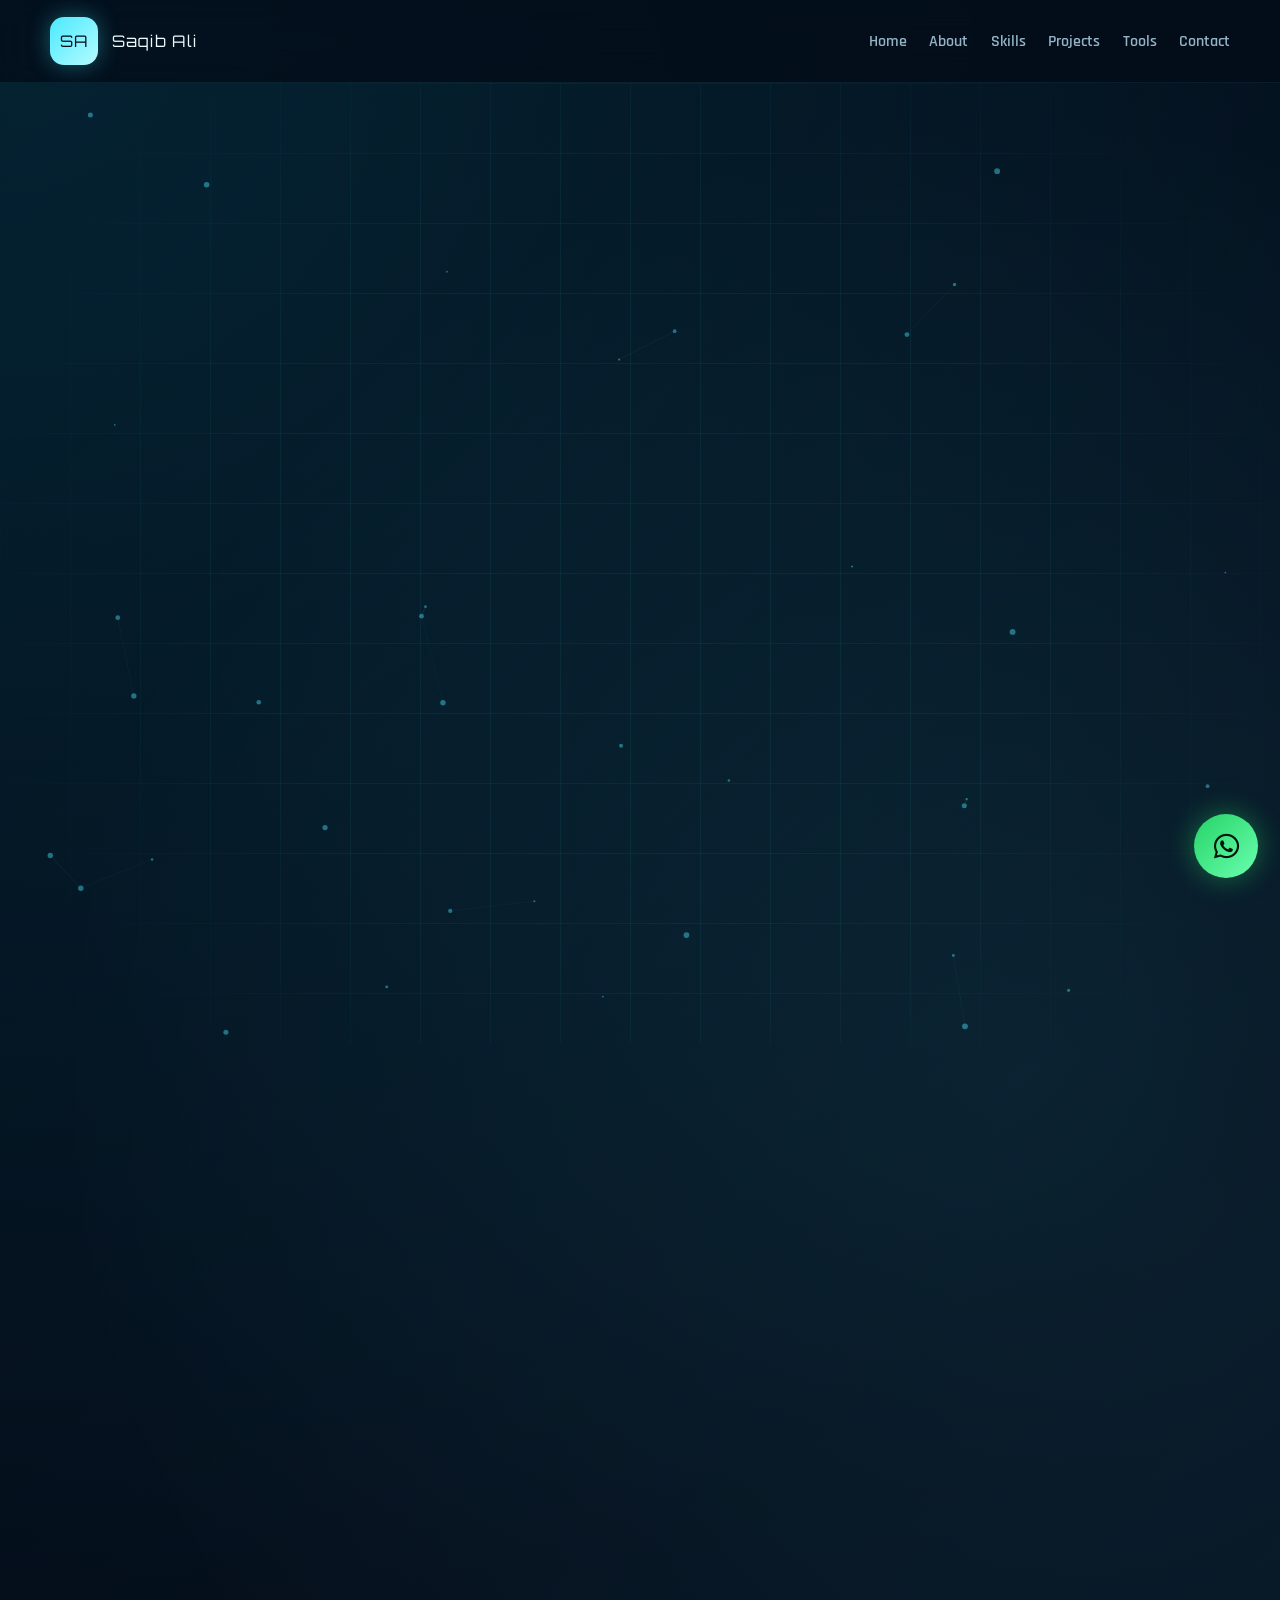
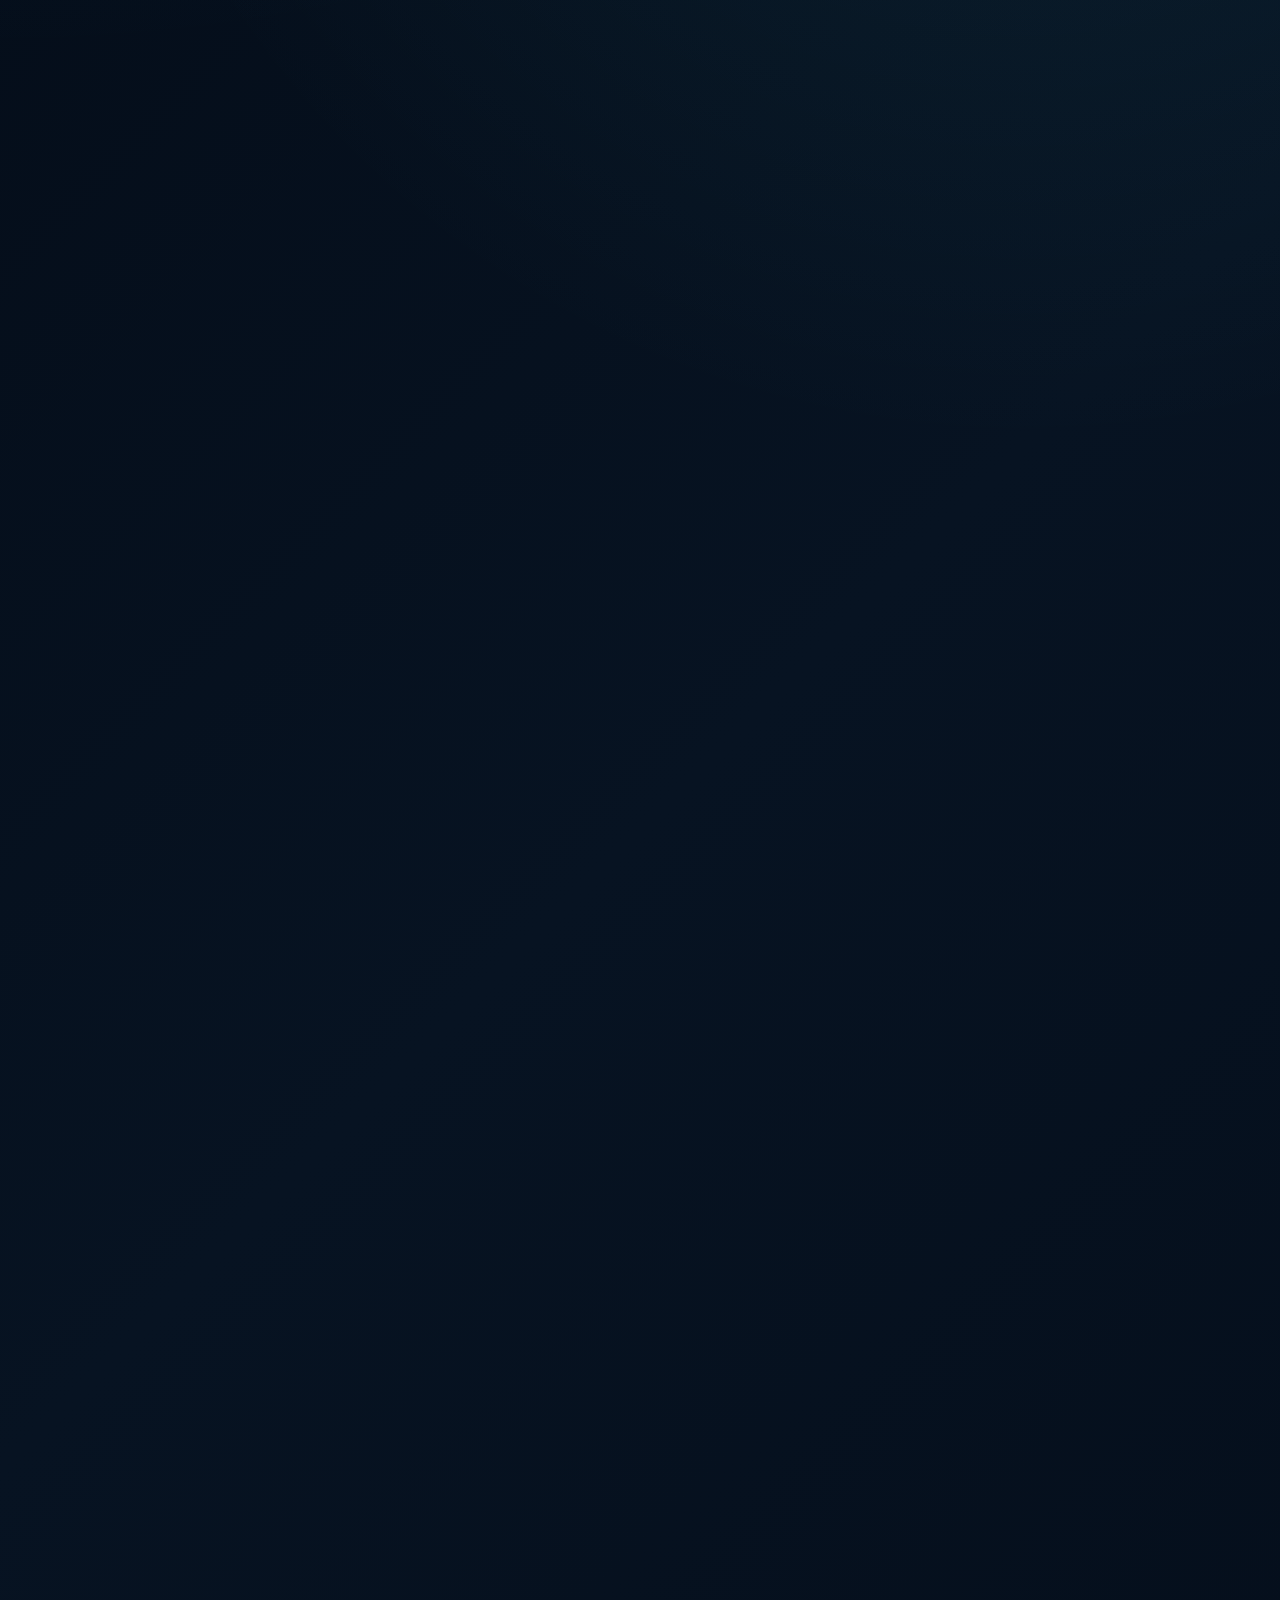
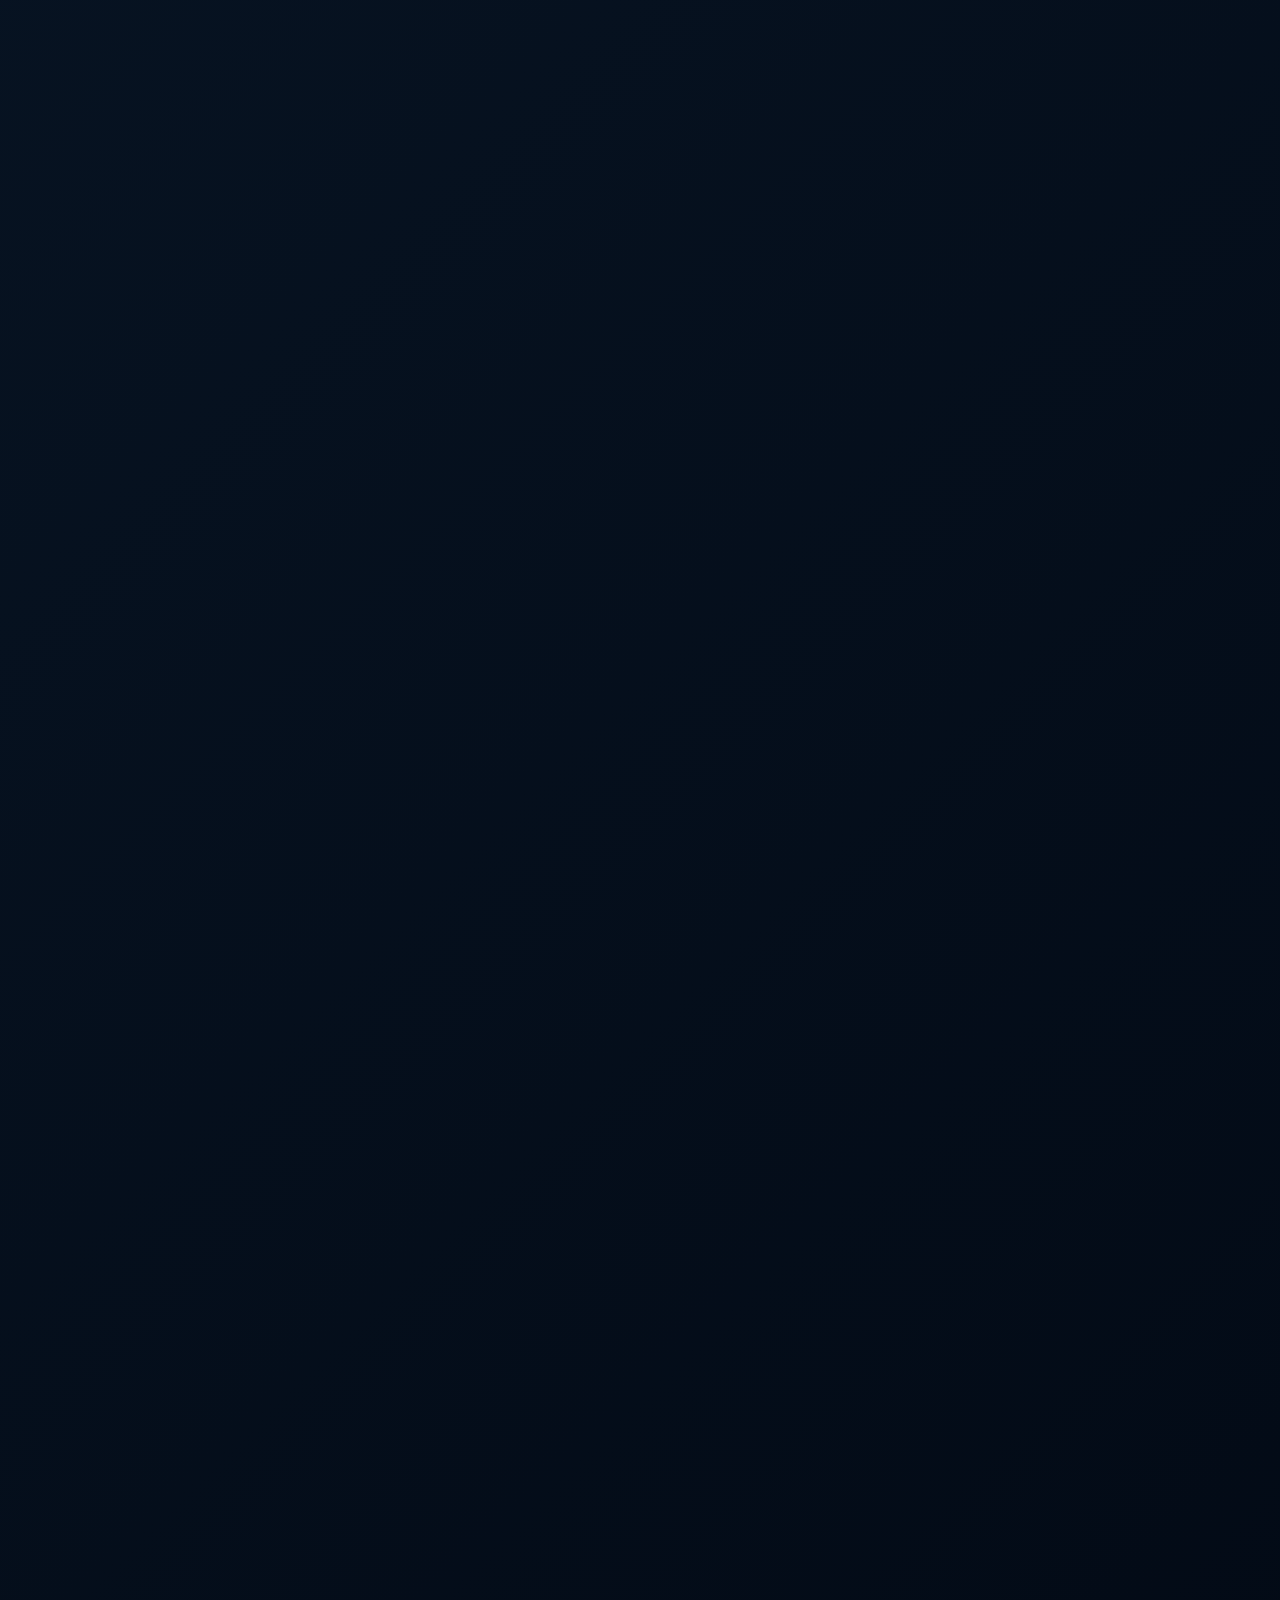
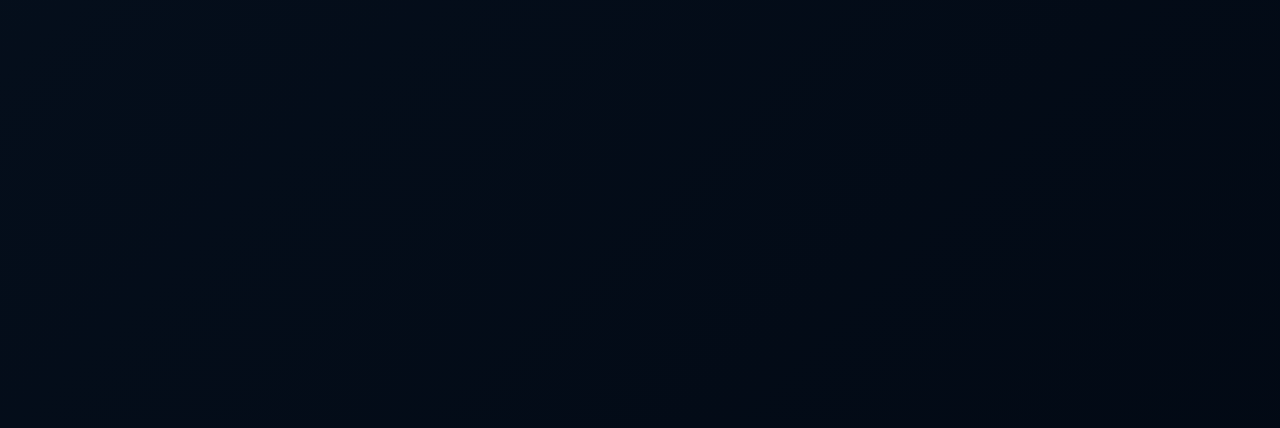
<file: index.html>
<!DOCTYPE html>
<html lang="en">
<head>
  <meta charset="UTF-8">
  <meta http-equiv="refresh" content="0; url=saqib-portfolio/index.html">
  <meta name="viewport" content="width=device-width, initial-scale=1.0">
  <title>Saqib Ali Portfolio</title>
</head>
<body>
  <p>Opening portfolio...</p>
  <p>If it does not open automatically, <a href="saqib-portfolio/index.html">click here</a>.</p>
</body>
</html>
</file>
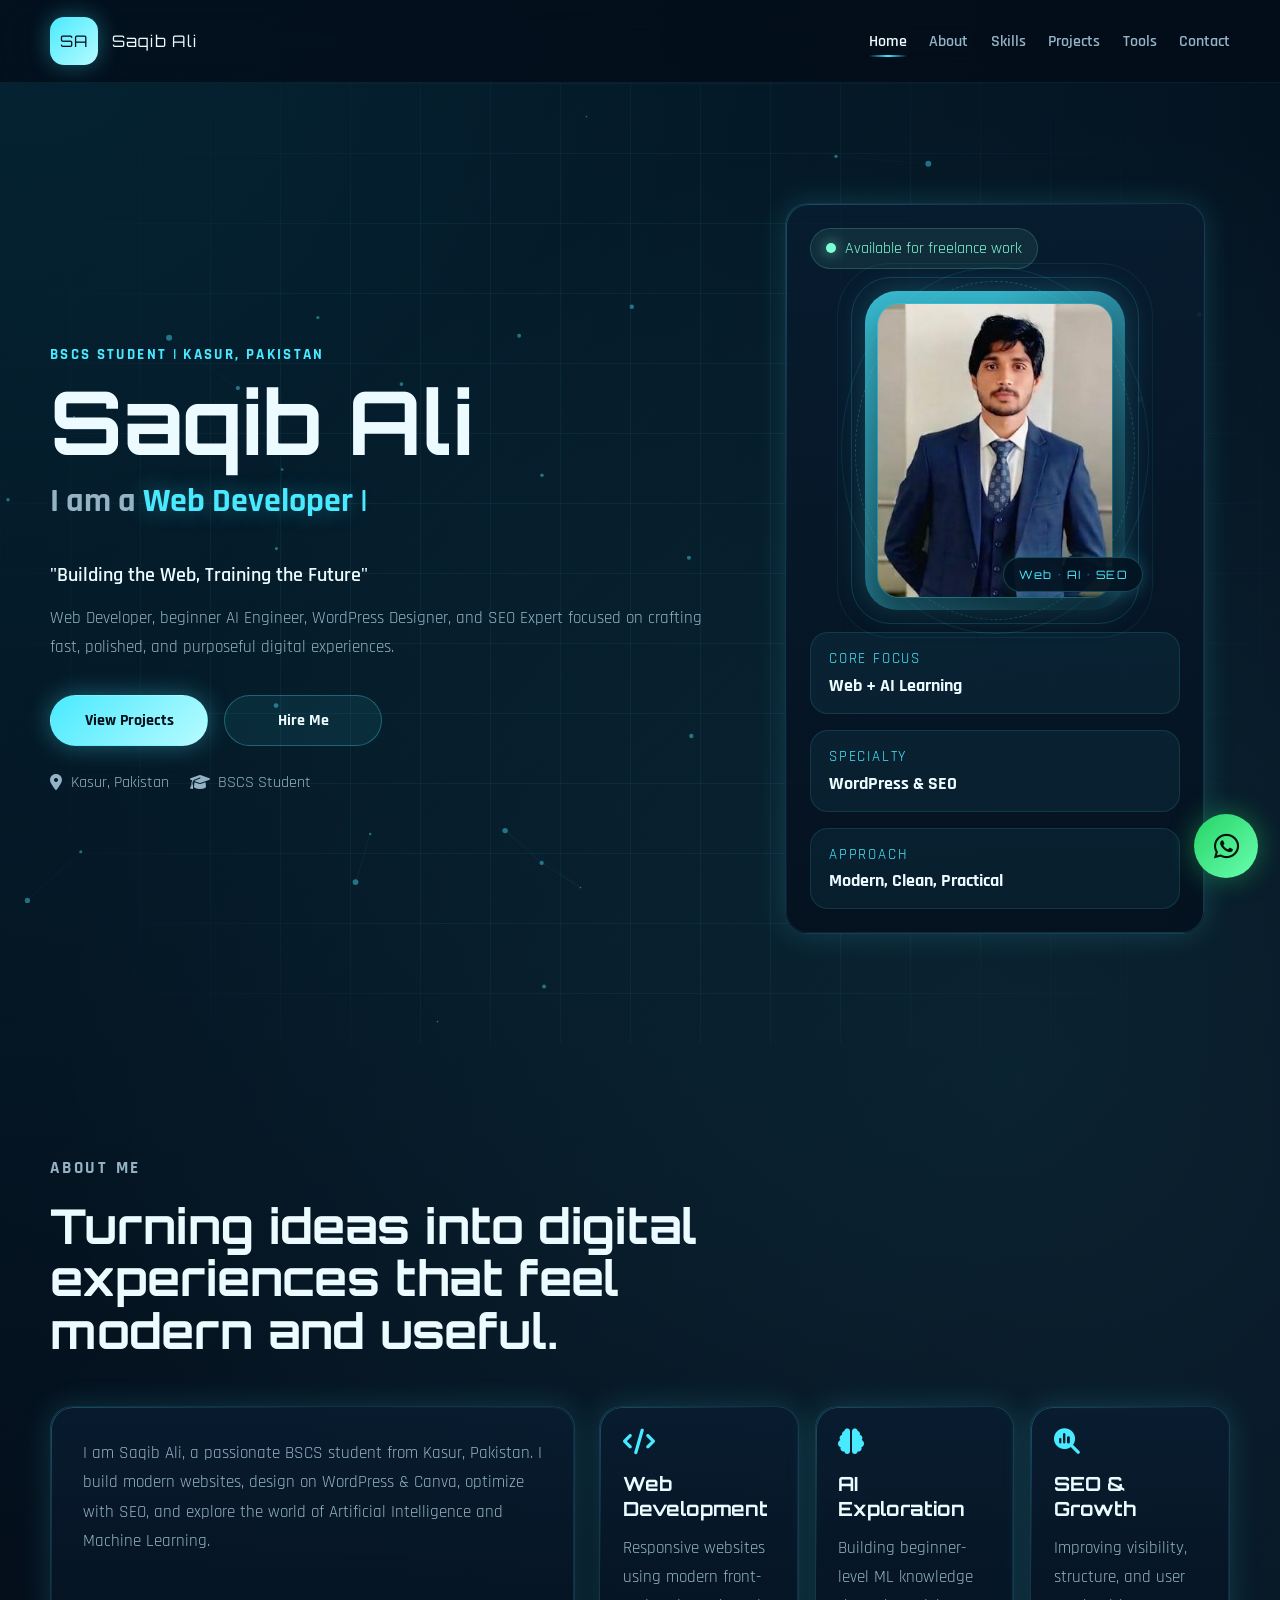
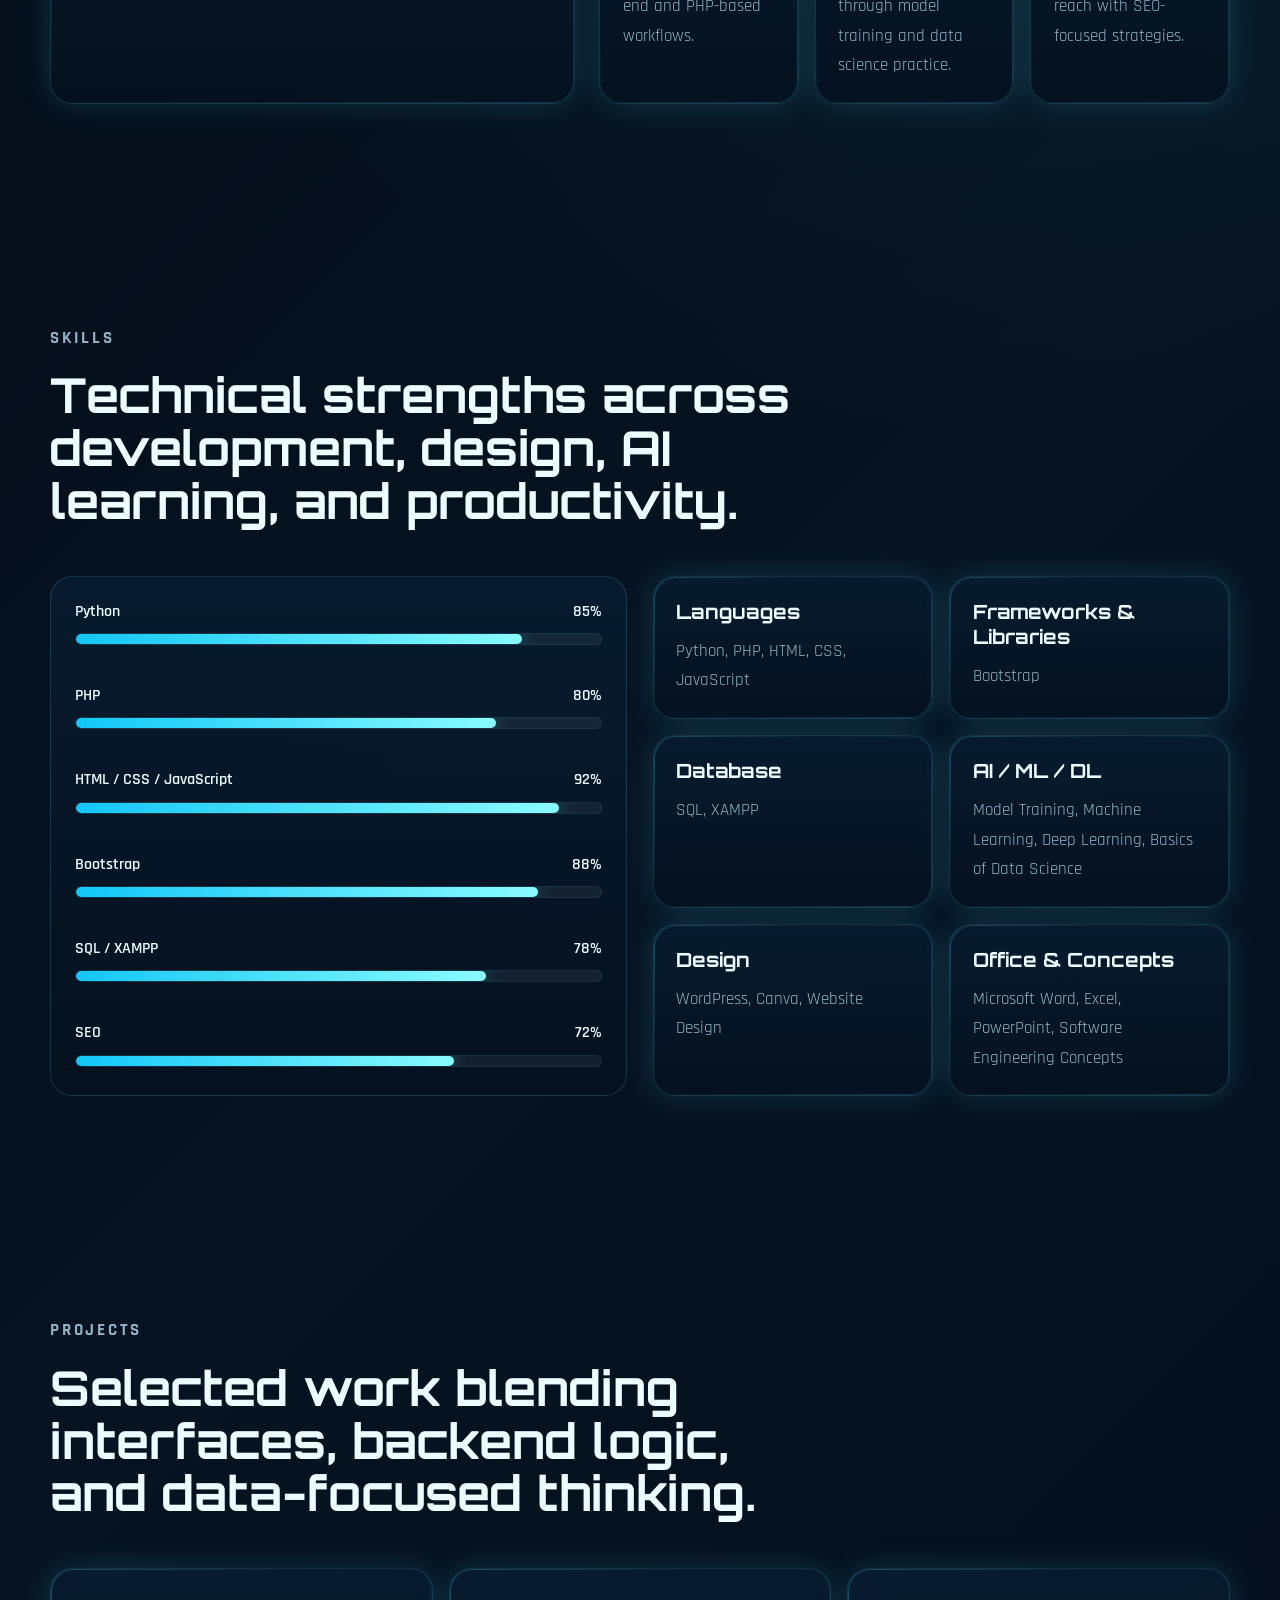
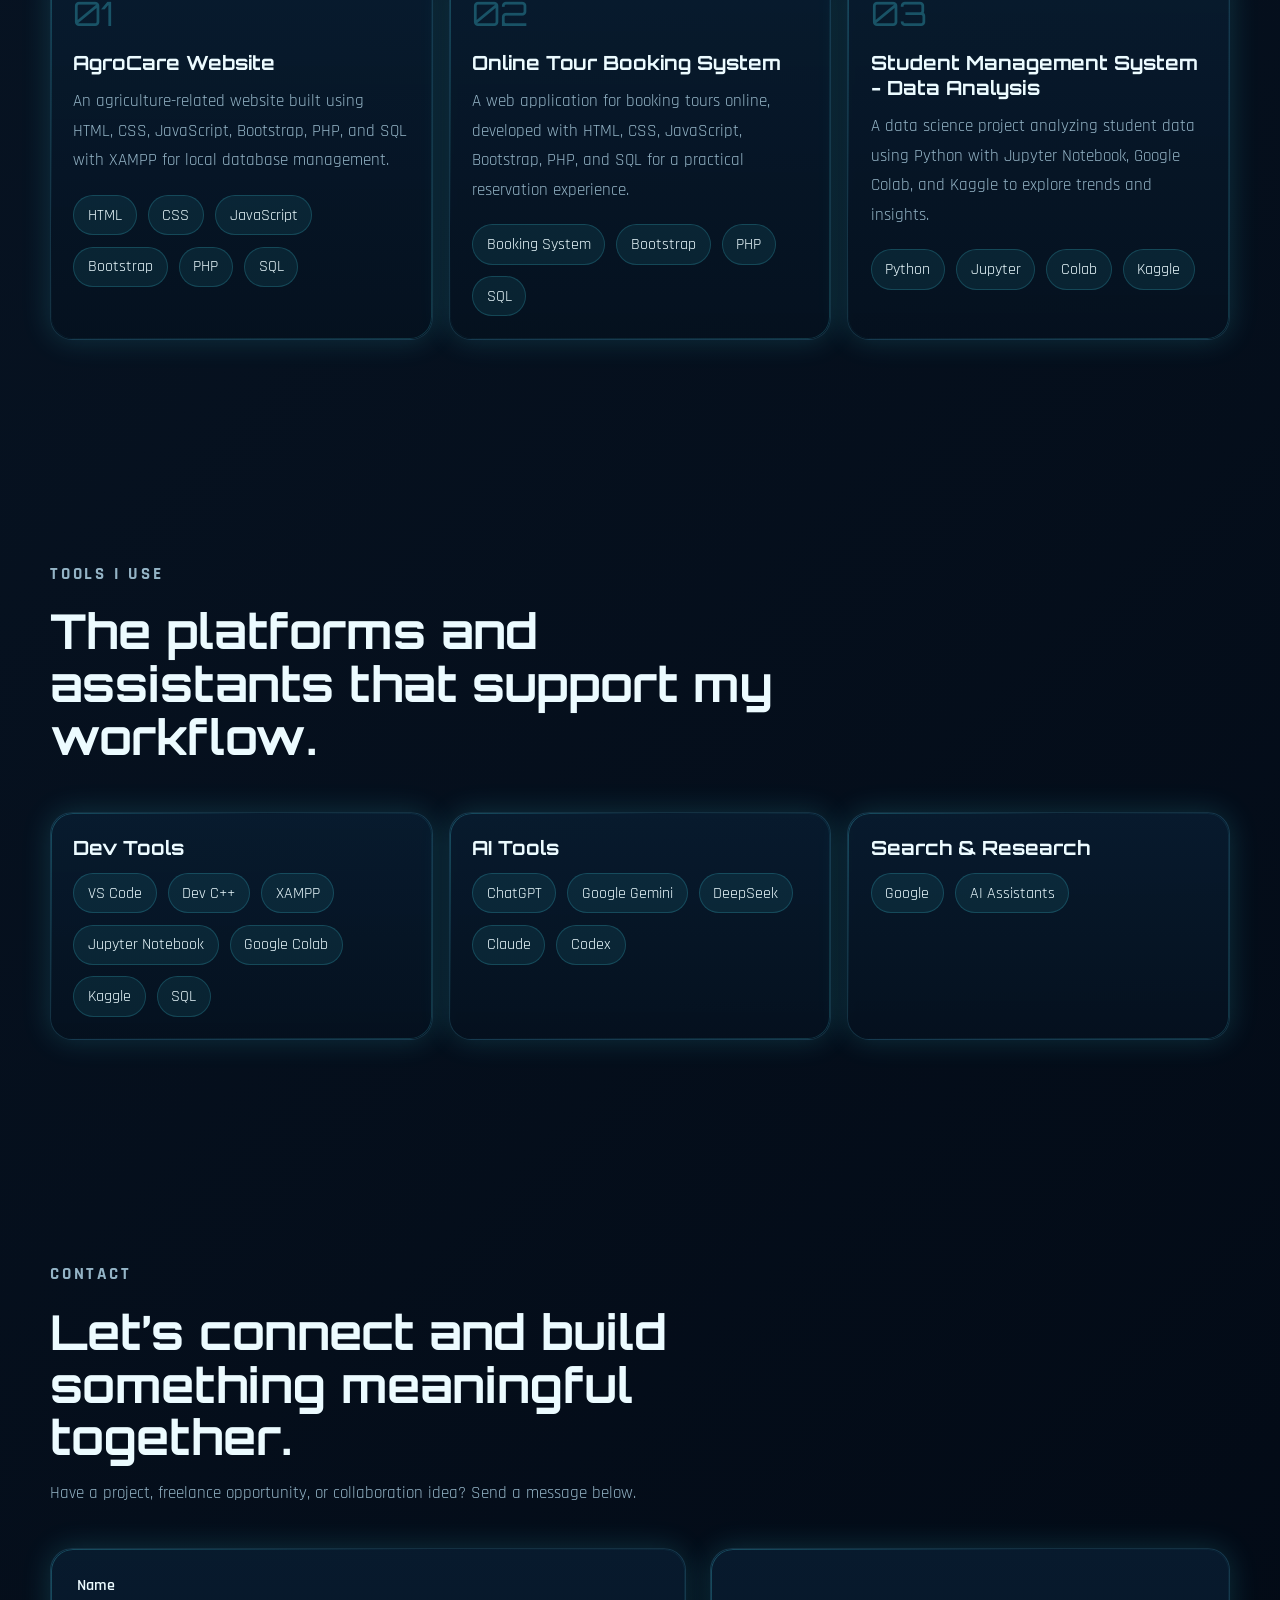
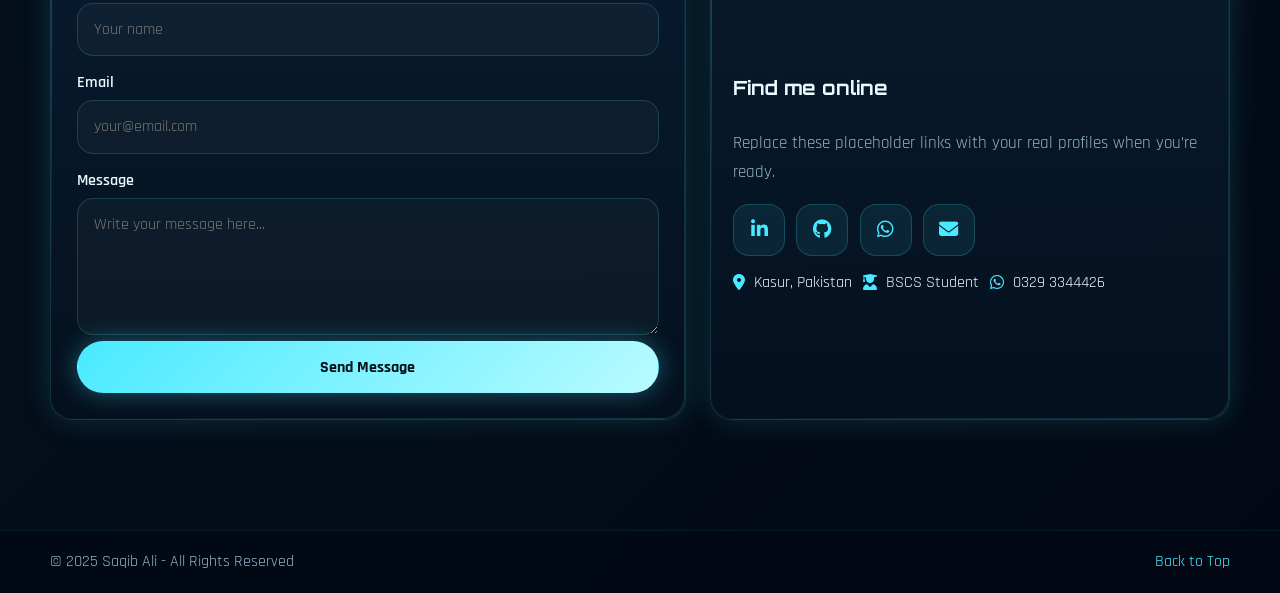
<file: saqib-portfolio/index.html>
<!DOCTYPE html>
<html lang="en">
<head>
  <meta charset="UTF-8">
  <meta name="viewport" content="width=device-width, initial-scale=1.0">
  <title>Saqib Ali | Portfolio</title>
  <meta
    name="description"
    content="Personal portfolio of Saqib Ali, a BSCS student from Kasur, Pakistan specializing in web development, SEO, WordPress design, and beginner AI engineering."
  >
  <link rel="preconnect" href="https://fonts.googleapis.com">
  <link rel="preconnect" href="https://fonts.gstatic.com" crossorigin>
  <link href="https://fonts.googleapis.com/css2?family=Orbitron:wght@500;700;800&family=Rajdhani:wght@400;500;600;700&display=swap" rel="stylesheet">
  <link rel="stylesheet" href="https://cdnjs.cloudflare.com/ajax/libs/font-awesome/6.5.2/css/all.min.css">
  <link rel="stylesheet" href="style.css">
</head>
<body>
  <div class="page-shell">
    <a
      href="https://wa.me/923293344426"
      class="floating-whatsapp"
      aria-label="Chat on WhatsApp"
      target="_blank"
      rel="noopener noreferrer"
    >
      <i class="fa-brands fa-whatsapp"></i>
    </a>

    <header class="site-header">
      <nav class="navbar container">
        <a href="#home" class="brand">
          <span class="brand-mark">SA</span>
          <span class="brand-text">Saqib Ali</span>
        </a>
        <button class="nav-toggle" id="navToggle" aria-label="Toggle navigation">
          <span></span>
          <span></span>
          <span></span>
        </button>
        <ul class="nav-links" id="navMenu">
          <li><a href="#home">Home</a></li>
          <li><a href="#about">About</a></li>
          <li><a href="#skills">Skills</a></li>
          <li><a href="#projects">Projects</a></li>
          <li><a href="#tools">Tools</a></li>
          <li><a href="#contact">Contact</a></li>
        </ul>
      </nav>
    </header>

    <main>
      <section class="hero section" id="home">
        <canvas id="particleCanvas" aria-hidden="true"></canvas>
        <div class="hero-grid"></div>
        <div class="container hero-content">
          <div class="hero-copy reveal">
            <p class="eyebrow">BSCS Student | Kasur, Pakistan</p>
            <h1>Saqib Ali</h1>
            <h2>
              <span class="static-title">I am a </span>
              <span class="typed-text" id="typedText"></span>
              <span class="cursor">|</span>
            </h2>
            <p class="tagline">"Building the Web, Training the Future"</p>
            <p class="hero-description">
              Web Developer, beginner AI Engineer, WordPress Designer, and SEO Expert focused on crafting fast,
              polished, and purposeful digital experiences.
            </p>
            <div class="hero-actions">
              <a href="#projects" class="btn btn-primary">View Projects</a>
              <a href="#contact" class="btn btn-secondary">Hire Me</a>
            </div>
            <div class="hero-meta">
              <span><i class="fa-solid fa-location-dot"></i> Kasur, Pakistan</span>
              <span><i class="fa-solid fa-graduation-cap"></i> BSCS Student</span>
            </div>
          </div>

          <div class="hero-panel reveal reveal-delay">
            <div class="hero-card">
              <div class="status-pill">
                <span class="status-dot"></span>
                Available for freelance work
              </div>
              <div class="profile-photo-wrap">
                <div class="profile-orbit orbit-one"></div>
                <div class="profile-orbit orbit-two"></div>
                <div class="profile-badge">Web • AI • SEO</div>
                <img src="image/profile.jpeg" alt="Saqib Ali portrait" class="profile-photo">
              </div>
              <div class="hero-card-content">
                <div class="metric-card">
                  <span class="metric-label">Core Focus</span>
                  <strong>Web + AI Learning</strong>
                </div>
                <div class="metric-card">
                  <span class="metric-label">Specialty</span>
                  <strong>WordPress & SEO</strong>
                </div>
                <div class="metric-card">
                  <span class="metric-label">Approach</span>
                  <strong>Modern, Clean, Practical</strong>
                </div>
              </div>
            </div>
          </div>
        </div>
      </section>

      <section class="section" id="about">
        <div class="container">
          <div class="section-heading reveal">
            <p class="section-kicker">About Me</p>
            <h2>Turning ideas into digital experiences that feel modern and useful.</h2>
          </div>
          <div class="about-grid">
            <div class="about-card reveal">
              <p>
                I am Saqib Ali, a passionate BSCS student from Kasur, Pakistan. I build modern websites, design on
                WordPress & Canva, optimize with SEO, and explore the world of Artificial Intelligence and Machine
                Learning.
              </p>
            </div>
            <div class="about-highlights reveal reveal-delay">
              <div class="glass-card">
                <i class="fa-solid fa-code"></i>
                <h3>Web Development</h3>
                <p>Responsive websites using modern front-end and PHP-based workflows.</p>
              </div>
              <div class="glass-card">
                <i class="fa-solid fa-brain"></i>
                <h3>AI Exploration</h3>
                <p>Building beginner-level ML knowledge through model training and data science practice.</p>
              </div>
              <div class="glass-card">
                <i class="fa-solid fa-magnifying-glass-chart"></i>
                <h3>SEO & Growth</h3>
                <p>Improving visibility, structure, and user reach with SEO-focused strategies.</p>
              </div>
            </div>
          </div>
        </div>
      </section>

      <section class="section" id="skills">
        <div class="container">
          <div class="section-heading reveal">
            <p class="section-kicker">Skills</p>
            <h2>Technical strengths across development, design, AI learning, and productivity.</h2>
          </div>
          <div class="skills-layout">
            <div class="skills-bars reveal">
              <div class="skill-bar">
                <div class="skill-header"><span>Python</span><span>85%</span></div>
                <div class="bar-track"><span data-width="85%"></span></div>
              </div>
              <div class="skill-bar">
                <div class="skill-header"><span>PHP</span><span>80%</span></div>
                <div class="bar-track"><span data-width="80%"></span></div>
              </div>
              <div class="skill-bar">
                <div class="skill-header"><span>HTML / CSS / JavaScript</span><span>92%</span></div>
                <div class="bar-track"><span data-width="92%"></span></div>
              </div>
              <div class="skill-bar">
                <div class="skill-header"><span>Bootstrap</span><span>88%</span></div>
                <div class="bar-track"><span data-width="88%"></span></div>
              </div>
              <div class="skill-bar">
                <div class="skill-header"><span>SQL / XAMPP</span><span>78%</span></div>
                <div class="bar-track"><span data-width="78%"></span></div>
              </div>
              <div class="skill-bar">
                <div class="skill-header"><span>SEO</span><span>72%</span></div>
                <div class="bar-track"><span data-width="72%"></span></div>
              </div>
            </div>

            <div class="skills-cards">
              <article class="info-card reveal">
                <h3>Languages</h3>
                <p>Python, PHP, HTML, CSS, JavaScript</p>
              </article>
              <article class="info-card reveal">
                <h3>Frameworks & Libraries</h3>
                <p>Bootstrap</p>
              </article>
              <article class="info-card reveal">
                <h3>Database</h3>
                <p>SQL, XAMPP</p>
              </article>
              <article class="info-card reveal">
                <h3>AI / ML / DL</h3>
                <p>Model Training, Machine Learning, Deep Learning, Basics of Data Science</p>
              </article>
              <article class="info-card reveal">
                <h3>Design</h3>
                <p>WordPress, Canva, Website Design</p>
              </article>
              <article class="info-card reveal">
                <h3>Office & Concepts</h3>
                <p>Microsoft Word, Excel, PowerPoint, Software Engineering Concepts</p>
              </article>
            </div>
          </div>
        </div>
      </section>

      <section class="section" id="projects">
        <div class="container">
          <div class="section-heading reveal">
            <p class="section-kicker">Projects</p>
            <h2>Selected work blending interfaces, backend logic, and data-focused thinking.</h2>
          </div>
          <div class="project-grid">
            <article class="project-card reveal">
              <div class="project-number">01</div>
              <h3>AgroCare Website</h3>
              <p>
                An agriculture-related website built using HTML, CSS, JavaScript, Bootstrap, PHP, and SQL with XAMPP
                for local database management.
              </p>
              <div class="project-tags">
                <span>HTML</span>
                <span>CSS</span>
                <span>JavaScript</span>
                <span>Bootstrap</span>
                <span>PHP</span>
                <span>SQL</span>
              </div>
            </article>

            <article class="project-card reveal reveal-delay">
              <div class="project-number">02</div>
              <h3>Online Tour Booking System</h3>
              <p>
                A web application for booking tours online, developed with HTML, CSS, JavaScript, Bootstrap, PHP, and
                SQL for a practical reservation experience.
              </p>
              <div class="project-tags">
                <span>Booking System</span>
                <span>Bootstrap</span>
                <span>PHP</span>
                <span>SQL</span>
              </div>
            </article>

            <article class="project-card reveal reveal-delay-2">
              <div class="project-number">03</div>
              <h3>Student Management System - Data Analysis</h3>
              <p>
                A data science project analyzing student data using Python with Jupyter Notebook, Google Colab, and
                Kaggle to explore trends and insights.
              </p>
              <div class="project-tags">
                <span>Python</span>
                <span>Jupyter</span>
                <span>Colab</span>
                <span>Kaggle</span>
              </div>
            </article>
          </div>
        </div>
      </section>

      <section class="section" id="tools">
        <div class="container">
          <div class="section-heading reveal">
            <p class="section-kicker">Tools I Use</p>
            <h2>The platforms and assistants that support my workflow.</h2>
          </div>
          <div class="tools-groups">
            <div class="tool-group reveal">
              <h3>Dev Tools</h3>
              <div class="tool-grid">
                <span>VS Code</span>
                <span>Dev C++</span>
                <span>XAMPP</span>
                <span>Jupyter Notebook</span>
                <span>Google Colab</span>
                <span>Kaggle</span>
                <span>SQL</span>
              </div>
            </div>
            <div class="tool-group reveal reveal-delay">
              <h3>AI Tools</h3>
              <div class="tool-grid">
                <span>ChatGPT</span>
                <span>Google Gemini</span>
                <span>DeepSeek</span>
                <span>Claude</span>
                <span>Codex</span>
              </div>
            </div>
            <div class="tool-group reveal reveal-delay-2">
              <h3>Search & Research</h3>
              <div class="tool-grid">
                <span>Google</span>
                <span>AI Assistants</span>
              </div>
            </div>
          </div>
        </div>
      </section>

      <section class="section" id="contact">
        <div class="container contact-layout">
          <div class="section-heading reveal">
            <p class="section-kicker">Contact</p>
            <h2>Let’s connect and build something meaningful together.</h2>
            <p>Have a project, freelance opportunity, or collaboration idea? Send a message below.</p>
          </div>

          <div class="contact-grid">
            <form class="contact-form reveal" action="#" method="post">
              <div class="field">
                <label for="name">Name</label>
                <input type="text" id="name" name="name" placeholder="Your name" required>
              </div>
              <div class="field">
                <label for="email">Email</label>
                <input type="email" id="email" name="email" placeholder="your@email.com" required>
              </div>
              <div class="field">
                <label for="message">Message</label>
                <textarea id="message" name="message" rows="5" placeholder="Write your message here..." required></textarea>
              </div>
              <button type="submit" class="btn btn-primary btn-full">Send Message</button>
            </form>

            <div class="contact-card reveal reveal-delay">
              <h3>Find me online</h3>
              <p>Replace these placeholder links with your real profiles when you’re ready.</p>
              <div class="social-links">
                <a
                  href="https://www.linkedin.com/in/saqib-ali-135238366?utm_source=share_via&utm_content=profile&utm_medium=member_android"
                  aria-label="LinkedIn"
                  target="_blank"
                  rel="noopener noreferrer"
                ><i class="fa-brands fa-linkedin-in"></i></a>
                <a
                  href="https://github.com/saqib-stack-hub"
                  aria-label="GitHub"
                  target="_blank"
                  rel="noopener noreferrer"
                ><i class="fa-brands fa-github"></i></a>
                <a href="https://wa.me/923293344426" aria-label="WhatsApp" target="_blank" rel="noopener noreferrer"><i class="fa-brands fa-whatsapp"></i></a>
                <a href="mailto:your@email.com" aria-label="Email"><i class="fa-solid fa-envelope"></i></a>
              </div>
              <div class="contact-details">
                <span><i class="fa-solid fa-location-dot"></i> Kasur, Pakistan</span>
                <span><i class="fa-solid fa-user-graduate"></i> BSCS Student</span>
                <span><i class="fa-brands fa-whatsapp"></i> 0329 3344426</span>
              </div>
            </div>
          </div>
        </div>
      </section>
    </main>

    <footer class="site-footer">
      <div class="container footer-content">
        <p>© 2025 Saqib Ali - All Rights Reserved</p>
        <a href="#home" class="back-top">Back to Top</a>
      </div>
    </footer>
  </div>

  <script src="script.js"></script>
</body>
</html>
</file>
<file: saqib-portfolio/style.css>
:root {
  --bg: #06111f;
  --bg-alt: #091b31;
  --panel: rgba(8, 28, 48, 0.75);
  --panel-strong: rgba(6, 22, 40, 0.92);
  --text: #ecfbff;
  --muted: #94b4c6;
  --line: rgba(100, 224, 255, 0.16);
  --accent: #49eaff;
  --accent-strong: #12c7f7;
  --accent-soft: rgba(73, 234, 255, 0.18);
  --success: #7fffd4;
  --shadow: 0 0 30px rgba(73, 234, 255, 0.16);
  --radius: 22px;
  --radius-sm: 16px;
  --container: 1180px;
}

* {
  box-sizing: border-box;
  margin: 0;
  padding: 0;
}

html {
  scroll-behavior: smooth;
}

body {
  font-family: "Rajdhani", sans-serif;
  background:
    radial-gradient(circle at top left, rgba(18, 199, 247, 0.14), transparent 30%),
    radial-gradient(circle at 80% 20%, rgba(73, 234, 255, 0.08), transparent 22%),
    linear-gradient(135deg, #020812 0%, #071322 46%, #020914 100%);
  color: var(--text);
  min-height: 100vh;
  overflow-x: hidden;
}

a {
  color: inherit;
  text-decoration: none;
}

button,
input,
textarea {
  font: inherit;
}

.container {
  width: min(calc(100% - 2rem), var(--container));
  margin: 0 auto;
}

.section {
  position: relative;
  padding: 110px 0;
}

.page-shell {
  position: relative;
}

.floating-whatsapp {
  position: fixed;
  right: 22px;
  bottom: 22px;
  z-index: 1200;
  display: grid;
  place-items: center;
  width: 64px;
  height: 64px;
  border-radius: 50%;
  background: linear-gradient(135deg, #25d366, #6affb0);
  color: #03140d;
  font-size: 1.8rem;
  box-shadow: 0 0 28px rgba(37, 211, 102, 0.45);
  transition: transform 0.3s ease, box-shadow 0.3s ease;
}

.floating-whatsapp:hover {
  transform: translateY(-5px) scale(1.04);
  box-shadow: 0 0 34px rgba(37, 211, 102, 0.65);
}

.site-header {
  position: sticky;
  top: 0;
  z-index: 1000;
  backdrop-filter: blur(16px);
  background: rgba(3, 12, 23, 0.74);
  border-bottom: 1px solid rgba(73, 234, 255, 0.08);
}

.navbar {
  display: flex;
  align-items: center;
  justify-content: space-between;
  min-height: 82px;
  gap: 1rem;
}

.brand {
  display: inline-flex;
  align-items: center;
  gap: 0.85rem;
  font-family: "Orbitron", sans-serif;
  letter-spacing: 0.08em;
}

.brand-mark {
  display: grid;
  place-items: center;
  width: 48px;
  height: 48px;
  border-radius: 14px;
  color: var(--bg);
  background: linear-gradient(135deg, var(--accent), #b6fbff);
  box-shadow: 0 0 22px rgba(73, 234, 255, 0.35);
}

.brand-text {
  font-size: 1rem;
  color: var(--text);
}

.nav-links {
  display: flex;
  align-items: center;
  gap: 1.4rem;
  list-style: none;
}

.nav-links a {
  position: relative;
  color: var(--muted);
  font-weight: 600;
  transition: color 0.25s ease;
}

.nav-links a::after {
  content: "";
  position: absolute;
  left: 0;
  bottom: -0.35rem;
  width: 100%;
  height: 2px;
  transform: scaleX(0);
  transform-origin: left;
  background: linear-gradient(90deg, transparent, var(--accent), transparent);
  transition: transform 0.25s ease;
}

.nav-links a:hover,
.nav-links a.active {
  color: var(--text);
}

.nav-links a:hover::after,
.nav-links a.active::after {
  transform: scaleX(1);
}

.nav-toggle {
  display: none;
  width: 48px;
  height: 48px;
  border: 1px solid var(--line);
  background: rgba(73, 234, 255, 0.06);
  border-radius: 14px;
  cursor: pointer;
}

.nav-toggle span {
  display: block;
  width: 22px;
  height: 2px;
  background: var(--accent);
  margin: 5px auto;
}

.hero {
  min-height: 100vh;
  display: flex;
  align-items: center;
  overflow: hidden;
  padding-top: 120px;
}

#particleCanvas,
.hero-grid {
  position: absolute;
  inset: 0;
}

#particleCanvas {
  opacity: 0.65;
}

.hero-grid {
  background-image:
    linear-gradient(rgba(73, 234, 255, 0.06) 1px, transparent 1px),
    linear-gradient(90deg, rgba(73, 234, 255, 0.06) 1px, transparent 1px);
  background-size: 70px 70px;
  mask-image: radial-gradient(circle at center, black 50%, transparent 88%);
}

.hero-content {
  position: relative;
  z-index: 1;
  display: grid;
  grid-template-columns: 1.2fr 0.85fr;
  align-items: center;
  gap: 3rem;
}

.eyebrow,
.section-kicker {
  display: inline-flex;
  align-items: center;
  gap: 0.6rem;
  margin-bottom: 1rem;
  color: var(--accent);
  text-transform: uppercase;
  letter-spacing: 0.16em;
  font-size: 0.92rem;
  font-weight: 700;
}

.hero-copy h1,
.section-heading h2,
.project-card h3,
.tool-group h3,
.contact-card h3,
.info-card h3,
.glass-card h3 {
  font-family: "Orbitron", sans-serif;
}

.hero-copy h1 {
  font-size: clamp(3rem, 8vw, 5.5rem);
  line-height: 0.95;
  margin-bottom: 1rem;
}

.hero-copy h2 {
  min-height: 66px;
  font-size: clamp(1.2rem, 3vw, 2.1rem);
  color: var(--muted);
  margin-bottom: 1rem;
}

.typed-text {
  color: var(--accent);
  text-shadow: 0 0 22px rgba(73, 234, 255, 0.35);
}

.cursor {
  color: var(--accent);
  animation: blink 0.9s infinite;
}

.tagline {
  margin-bottom: 1rem;
  font-size: 1.25rem;
  font-weight: 600;
}

.hero-description,
.section-heading p,
.about-card p,
.project-card p,
.contact-card p,
.glass-card p,
.info-card p {
  color: var(--muted);
  line-height: 1.7;
  font-size: 1.08rem;
}

.hero-actions {
  display: flex;
  flex-wrap: wrap;
  gap: 1rem;
  margin: 2rem 0 1.6rem;
}

.btn {
  display: inline-flex;
  align-items: center;
  justify-content: center;
  min-width: 158px;
  padding: 0.9rem 1.4rem;
  border-radius: 999px;
  border: 1px solid transparent;
  font-weight: 700;
  transition: transform 0.3s ease, box-shadow 0.3s ease, background 0.3s ease, border-color 0.3s ease;
}

.btn:hover {
  transform: translateY(-3px);
}

.btn-primary {
  color: #021019;
  background: linear-gradient(135deg, var(--accent), #b8fbff);
  box-shadow: 0 0 24px rgba(73, 234, 255, 0.35);
}

.btn-secondary {
  background: rgba(73, 234, 255, 0.08);
  border-color: rgba(73, 234, 255, 0.3);
  color: var(--text);
}

.btn-secondary:hover {
  box-shadow: var(--shadow);
}

.btn-full {
  width: 100%;
}

.hero-meta {
  display: flex;
  flex-wrap: wrap;
  gap: 1.3rem;
  color: var(--muted);
}

.hero-meta span,
.contact-details span {
  display: inline-flex;
  align-items: center;
  gap: 0.55rem;
}

.hero-panel {
  display: flex;
  justify-content: center;
}

.hero-card,
.about-card,
.glass-card,
.info-card,
.project-card,
.tool-group,
.contact-form,
.contact-card {
  position: relative;
  background: linear-gradient(180deg, rgba(9, 29, 49, 0.86), rgba(5, 17, 31, 0.94));
  border: 1px solid var(--line);
  border-radius: var(--radius);
  box-shadow: var(--shadow);
}

.hero-card {
  width: min(100%, 420px);
  padding: 1.5rem;
}

.hero-card::before,
.about-card::before,
.glass-card::before,
.info-card::before,
.project-card::before,
.tool-group::before,
.contact-form::before,
.contact-card::before {
  content: "";
  position: absolute;
  inset: 0;
  border-radius: inherit;
  padding: 1px;
  background: linear-gradient(135deg, rgba(73, 234, 255, 0.26), transparent 35%, rgba(73, 234, 255, 0.18));
  -webkit-mask:
    linear-gradient(#fff 0 0) content-box,
    linear-gradient(#fff 0 0);
  -webkit-mask-composite: xor;
          mask-composite: exclude;
  pointer-events: none;
}

.status-pill {
  display: inline-flex;
  align-items: center;
  gap: 0.6rem;
  padding: 0.55rem 0.9rem;
  border-radius: 999px;
  background: rgba(127, 255, 212, 0.08);
  border: 1px solid rgba(127, 255, 212, 0.18);
  color: var(--success);
  margin-bottom: 1.4rem;
}

.profile-photo-wrap {
  position: relative;
  width: min(100%, 260px);
  margin: 0 auto 1.4rem;
  padding: 12px;
  border-radius: 32px;
  background:
    radial-gradient(circle at top, rgba(73, 234, 255, 0.35), transparent 55%),
    linear-gradient(135deg, rgba(73, 234, 255, 0.72), rgba(73, 234, 255, 0.08));
  box-shadow:
    0 0 30px rgba(73, 234, 255, 0.24),
    inset 0 0 24px rgba(73, 234, 255, 0.12);
  overflow: visible;
}

.profile-photo-wrap::before {
  content: "";
  position: absolute;
  inset: -14px;
  border-radius: 40px;
  border: 1px solid rgba(73, 234, 255, 0.18);
  opacity: 0.9;
  animation: pulseRing 3s ease-in-out infinite;
}

.profile-photo-wrap::after {
  content: "";
  position: absolute;
  inset: -28px;
  border-radius: 52px;
  border: 1px solid rgba(73, 234, 255, 0.08);
  animation: pulseRing 4.4s ease-in-out infinite reverse;
}

.profile-photo {
  display: block;
  width: 100%;
  aspect-ratio: 4 / 5;
  object-fit: cover;
  object-position: center top;
  border-radius: 22px;
  border: 1px solid rgba(73, 234, 255, 0.18);
  position: relative;
  z-index: 2;
  box-shadow: 0 18px 28px rgba(0, 0, 0, 0.28);
}

.profile-orbit {
  position: absolute;
  border-radius: 50%;
  border: 1px dashed rgba(73, 234, 255, 0.22);
  pointer-events: none;
}

.orbit-one {
  inset: -10px;
  animation: spinOrbit 10s linear infinite;
}

.orbit-two {
  inset: -24px;
  border-style: solid;
  border-color: rgba(73, 234, 255, 0.1);
  animation: spinOrbitReverse 14s linear infinite;
}

.profile-badge {
  position: absolute;
  right: -18px;
  bottom: 18px;
  z-index: 3;
  padding: 0.55rem 0.9rem;
  border-radius: 999px;
  background: rgba(4, 20, 34, 0.92);
  border: 1px solid rgba(73, 234, 255, 0.24);
  color: var(--accent);
  font-family: "Orbitron", sans-serif;
  font-size: 0.72rem;
  letter-spacing: 0.12em;
  box-shadow: 0 0 18px rgba(73, 234, 255, 0.2);
}

.status-dot {
  width: 10px;
  height: 10px;
  border-radius: 50%;
  background: var(--success);
  box-shadow: 0 0 14px rgba(127, 255, 212, 0.8);
}

.hero-card-content {
  display: grid;
  gap: 1rem;
}

.metric-card {
  padding: 1rem 1.1rem;
  background: rgba(73, 234, 255, 0.06);
  border: 1px solid rgba(73, 234, 255, 0.12);
  border-radius: 18px;
}

.metric-label {
  display: block;
  color: var(--accent);
  margin-bottom: 0.35rem;
  font-size: 0.95rem;
  text-transform: uppercase;
  letter-spacing: 0.12em;
}

.metric-card strong {
  font-size: 1.15rem;
}

.section-heading {
  max-width: 760px;
  margin-bottom: 3rem;
}

.section-heading h2 {
  font-size: clamp(2rem, 5vw, 3rem);
  line-height: 1.1;
  margin-bottom: 0.9rem;
}

.about-grid {
  display: grid;
  grid-template-columns: 1fr 1.2fr;
  gap: 1.5rem;
}

.about-card {
  padding: 2rem;
}

.about-highlights {
  display: grid;
  grid-template-columns: repeat(3, 1fr);
  gap: 1rem;
}

.glass-card,
.info-card,
.project-card,
.tool-group,
.contact-card {
  padding: 1.4rem;
}

.glass-card i,
.contact-card i {
  color: var(--accent);
}

.glass-card i {
  font-size: 1.6rem;
  margin-bottom: 1rem;
}

.skills-layout {
  display: grid;
  grid-template-columns: 1fr 1fr;
  gap: 1.6rem;
}

.skills-bars,
.skills-cards,
.project-grid,
.tools-groups {
  display: grid;
  gap: 1rem;
}

.skills-bars {
  padding: 1.5rem;
  border-radius: var(--radius);
  background: linear-gradient(180deg, rgba(9, 29, 49, 0.86), rgba(5, 17, 31, 0.94));
  border: 1px solid var(--line);
}

.skill-bar + .skill-bar {
  margin-top: 1.2rem;
}

.skill-header {
  display: flex;
  justify-content: space-between;
  gap: 1rem;
  margin-bottom: 0.7rem;
  font-weight: 600;
}

.bar-track {
  position: relative;
  overflow: hidden;
  height: 12px;
  border-radius: 999px;
  background: rgba(255, 255, 255, 0.06);
  border: 1px solid rgba(73, 234, 255, 0.08);
}

.bar-track span {
  display: block;
  width: 0;
  height: 100%;
  border-radius: inherit;
  background: linear-gradient(90deg, var(--accent-strong), #89fbff);
  box-shadow: 0 0 18px rgba(73, 234, 255, 0.45);
  transition: width 1.4s cubic-bezier(0.19, 1, 0.22, 1);
}

.skills-cards {
  grid-template-columns: repeat(2, 1fr);
}

.info-card:hover,
.project-card:hover,
.tool-group:hover,
.glass-card:hover,
.contact-card:hover {
  transform: translateY(-6px);
  box-shadow: 0 0 34px rgba(73, 234, 255, 0.22);
}

.project-grid {
  grid-template-columns: repeat(3, 1fr);
}

.project-card,
.tool-group,
.glass-card,
.info-card,
.contact-card {
  transition: transform 0.32s ease, box-shadow 0.32s ease, border-color 0.32s ease;
}

.project-number {
  font-family: "Orbitron", sans-serif;
  color: rgba(73, 234, 255, 0.28);
  font-size: 2.1rem;
  margin-bottom: 1rem;
}

.project-card h3,
.tool-group h3,
.contact-card h3,
.info-card h3,
.glass-card h3 {
  margin-bottom: 0.8rem;
  font-size: 1.22rem;
}

.project-tags,
.tool-grid,
.social-links,
.contact-details {
  display: flex;
  flex-wrap: wrap;
  gap: 0.7rem;
}

.project-tags {
  margin-top: 1.2rem;
}

.project-tags span,
.tool-grid span {
  padding: 0.55rem 0.85rem;
  border-radius: 999px;
  background: rgba(73, 234, 255, 0.08);
  border: 1px solid rgba(73, 234, 255, 0.18);
  color: var(--text);
}

.tools-groups {
  grid-template-columns: repeat(3, 1fr);
}

.contact-layout .section-heading {
  margin-bottom: 2.5rem;
}

.contact-grid {
  display: grid;
  grid-template-columns: 1.1fr 0.9fr;
  gap: 1.5rem;
}

.contact-form {
  padding: 1.6rem;
}

.field + .field {
  margin-top: 1rem;
}

.field label {
  display: block;
  margin-bottom: 0.45rem;
  font-weight: 600;
  color: var(--text);
}

.field input,
.field textarea {
  width: 100%;
  border-radius: 16px;
  border: 1px solid rgba(73, 234, 255, 0.18);
  background: rgba(255, 255, 255, 0.03);
  color: var(--text);
  padding: 0.95rem 1rem;
  outline: none;
  transition: border-color 0.25s ease, box-shadow 0.25s ease, background 0.25s ease;
}

.field input:focus,
.field textarea:focus {
  border-color: var(--accent);
  box-shadow: 0 0 0 3px rgba(73, 234, 255, 0.12);
  background: rgba(73, 234, 255, 0.04);
}

.contact-card {
  display: flex;
  flex-direction: column;
  justify-content: center;
  gap: 1rem;
}

.social-links a {
  display: grid;
  place-items: center;
  width: 52px;
  height: 52px;
  border-radius: 16px;
  background: rgba(73, 234, 255, 0.08);
  border: 1px solid rgba(73, 234, 255, 0.2);
  font-size: 1.2rem;
  transition: transform 0.3s ease, box-shadow 0.3s ease, color 0.3s ease;
}

.social-links a:hover {
  transform: translateY(-4px);
  color: var(--accent);
  box-shadow: 0 0 26px rgba(73, 234, 255, 0.22);
}

.site-footer {
  border-top: 1px solid rgba(73, 234, 255, 0.08);
  background: rgba(2, 9, 20, 0.85);
}

.footer-content {
  display: flex;
  align-items: center;
  justify-content: space-between;
  gap: 1rem;
  padding: 1.3rem 0;
  color: var(--muted);
}

.back-top {
  color: var(--accent);
}

.reveal {
  opacity: 0;
  transform: translateY(34px);
  transition: opacity 0.8s ease, transform 0.8s ease;
}

.reveal.visible {
  opacity: 1;
  transform: translateY(0);
}

.reveal-delay {
  transition-delay: 0.12s;
}

.reveal-delay-2 {
  transition-delay: 0.22s;
}

@keyframes blink {
  0%, 49% {
    opacity: 1;
  }
  50%, 100% {
    opacity: 0;
  }
}

@keyframes spinOrbit {
  from {
    transform: rotate(0deg);
  }
  to {
    transform: rotate(360deg);
  }
}

@keyframes spinOrbitReverse {
  from {
    transform: rotate(360deg);
  }
  to {
    transform: rotate(0deg);
  }
}

@keyframes pulseRing {
  0%, 100% {
    transform: scale(1);
    opacity: 0.8;
  }
  50% {
    transform: scale(1.03);
    opacity: 0.35;
  }
}

@media (max-width: 1080px) {
  .hero-content,
  .about-grid,
  .skills-layout,
  .contact-grid {
    grid-template-columns: 1fr;
  }

  .about-highlights,
  .project-grid,
  .tools-groups {
    grid-template-columns: repeat(2, 1fr);
  }
}

@media (max-width: 760px) {
  .section {
    padding: 90px 0;
  }

  .navbar {
    min-height: 74px;
  }

  .nav-toggle {
    display: inline-block;
  }

  .nav-links {
    position: absolute;
    top: calc(100% + 0.8rem);
    right: 1rem;
    left: 1rem;
    display: grid;
    gap: 0.5rem;
    padding: 1rem;
    background: rgba(5, 17, 31, 0.96);
    border: 1px solid var(--line);
    border-radius: 20px;
    opacity: 0;
    visibility: hidden;
    transform: translateY(-12px);
    transition: opacity 0.25s ease, transform 0.25s ease, visibility 0.25s ease;
  }

  .nav-links.open {
    opacity: 1;
    visibility: visible;
    transform: translateY(0);
  }

  .hero {
    min-height: auto;
  }

  .hero-copy h2 {
    min-height: 86px;
  }

  .about-highlights,
  .skills-cards,
  .project-grid,
  .tools-groups {
    grid-template-columns: 1fr;
  }

  .hero-actions,
  .hero-meta,
  .footer-content {
    flex-direction: column;
    align-items: flex-start;
  }
}

@media (max-width: 520px) {
  .profile-badge {
    right: -6px;
    bottom: 12px;
    font-size: 0.64rem;
    letter-spacing: 0.08em;
  }

  .floating-whatsapp {
    right: 16px;
    bottom: 16px;
    width: 58px;
    height: 58px;
    font-size: 1.6rem;
  }

  .hero-copy h1 {
    font-size: 2.7rem;
  }

  .hero-copy h2 {
    font-size: 1.1rem;
  }

  .btn {
    width: 100%;
  }

  .brand-text {
    display: none;
  }
}
</file>
